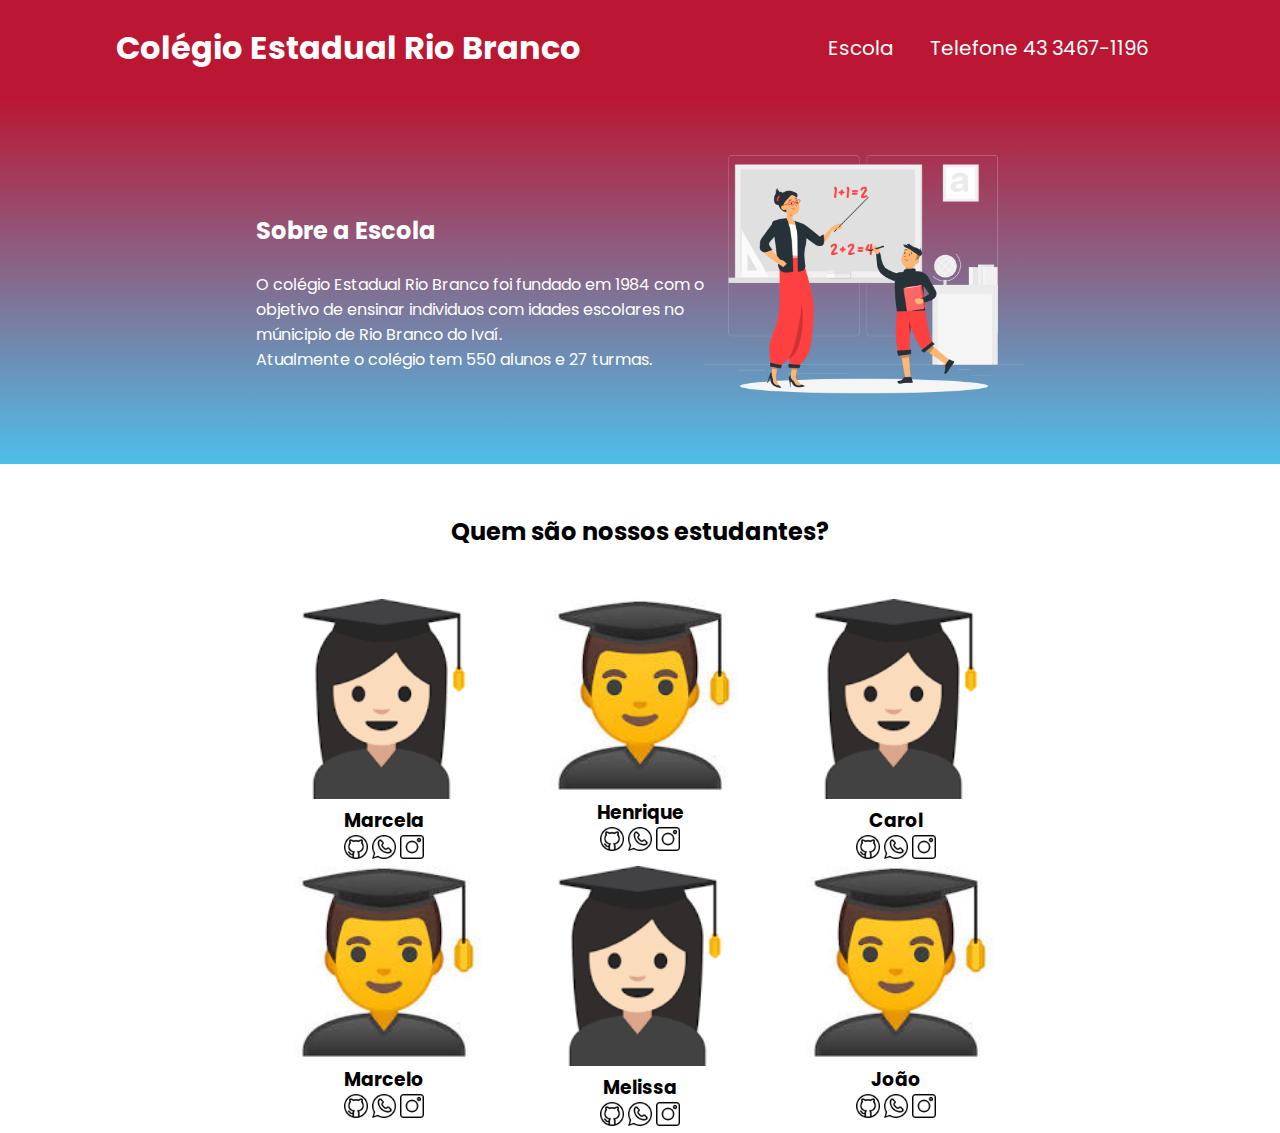
<file: index.html>
<!DOCTYPE html>
<html lang="en">
<head>
    <meta charset="UTF-8">
    <meta http-equiv="X-UA-Compatible" content="IE=edge">
    <meta name="viewport" content="width=device-width, initial-scale=1.0">
    <title>Document</title>
    <link rel="stylesheet" href="style.css">
    <link rel="stylesheet" href="style.css">
    <link rel="preconnect" href="https://fonts.googleapis.com">
    <link rel="preconnect" href="https://fonts.gstatic.com" crossorigin>
    <link href="https://fonts.googleapis.com/css2?family=Poppins&display=swap" rel="stylesheet">
</head>
<body>
    <header class="cabeçalho">
        <h1>Colégio Estadual Rio Branco</h1>
        <ul class="cabeçalho-lista">
           <li class="cabeçalho-lista-item">Escola</li>
           <li class="cabeçalho-lista-item">Telefone 43 3467-1196</li>
        </ul> 
    </header>
    <section class="escola">
        <div class="escola-div-conteudo">
        <h2 class="escola-titulo">Sobre a Escola</h2>
    <p class="escola-texto-um">O colégio Estadual Rio Branco foi fundado em 1984 com o objetivo de ensinar  individuos com idades escolares no múnicipio de Rio Branco do Ivaí.</p>
        <p class="escola-texto-dois">Atualmente o colégio tem 550 alunos e 27 turmas.</p>
    </div>
     <img class="escola-imagem"src="Teaching-rafiki.png" alt="alunos na escola.">
    </section>  
    <section class="estudante">
<h2 class="estudante-título"> Quem são nossos estudantes?</h2>
<div class="estudante-todos">
 <span></span>
<div class="estudante-div"> 
<img class="estudante-imagem" src="download.png" alt="foto do estudante">
<h3 class="estudante-nome">Marcela</h3>
<a href="https://github.com/isabellaph/site-criativo-alura"><img class="estudante-icone" src="github.png" alt="icone github"></a>
<img class="estudante-icone" src="whatsapp.png" alt="icone whatsapp">
<a href="https://instagram.com/@hassisabella"><img class="estudante-icone" src="instagram.png" alt="icone instagram"></a>
</div>
<div class="estudante-div"> 
<img class="estudante-imagem" src="download.jpeg" alt="foto do estudante">
<h3 class="estudante-nome">Henrique</h3>
<a href="https://github.com/isabellaph/site-criativo-alura"><img class="estudante-icone" src="github.png" alt="icone github"></a>
<img class="estudante-icone" src="whatsapp.png" alt="icone whatsapp">
<a href="https://instagram.com/@hassisabella"><img class="estudante-icone" src="instagram.png" alt="icone instagram"></a>
</div>
<div class="estudante-div"> 
    <img class="estudante-imagem" src="download.png" alt="foto do estudante">
    <h3 class="estudante-nome">Carol</h3>
    <a href="https://github.com/isabellaph/site-criativo-alura"> <img class="estudante-icone" src="github.png" alt="icone github"></a>
    <img class="estudante-icone" src="whatsapp.png" alt="icone whatsapp">
    <a href="https://instagram.com/@hassisabella"><img class="estudante-icone" src="instagram.png" alt="icone instagram"></a>
    </div>
   <span></span>
   <span></span>
    <div class="estudante-div"> 
        <img class="estudante-imagem" src="download.jpeg" alt="foto do estudante.">
        <h3 class="estudante-nome">Marcelo</h3>
        <a href="https://github.com/isabellaph/site-criativo-alura"><img class="estudante-icone" src="github.png" alt="icone github"></a>
        <img class="estudante-icone" src="whatsapp.png" alt="icone whatsapp">
        <a href="https://instagram.com/@hassisabella"><img class="estudante-icone" src="instagram.png" alt="icone instagram"></a>
        </div>
        <div class="estudante-div"> 
            <img class="estudante-imagem" src="download.png" alt="foto do estudante.">
            <h3 class="estudante-nome">Melissa</h3>
            <a href="https://github.com/isabellaph/site-criativo-alura"><img class="estudante-icone" src="github.png" alt="icone github"></a>
            <img class="estudante-icone" src="whatsapp.png" alt="icone whatsapp">
           <a href="https://instagram.com/@hassisabella"> <img class="estudante-icone" src="instagram.png" alt="icone instagram"></a>
            </div>
            <div class="estudante-div"> 
                <img class="estudante-imagem" src="download.jpeg" alt="foto do estudante.">
                <h3 class="estudante-nome">João</h3>
                <a href="https://github.com/isabellaph/site-criativo-alura"><img class="estudante-icone" src="github.png" alt="icone github"></a>
                <img class="estudante-icone" src="whatsapp.png" alt="icone whatsapp">
                <a href="https://instagram.com/@hassisabella"><img class="estudante-icone" src="instagram.png" alt="icone instagram"></a>
                </div>   
                </div>
    </section>
</body>

</html>
</file>
<file: style.css>
*{
 margin: 0;  
 padding: 0;
}

body{
    font-family: 'Poppins', sans-serif;
}
.cabeçalho{ 
    background-color: #bb1632;
    color: white;
    display: flex;
    justify-content: space-around;
    align-items: center;
    padding: 24px 0;
} 

.cabeçalho-imagem{
    width: 15%;
}

.cabeçalho-lista-item{
    display: inline-block;
    margin: 0 16px;
    font-size: 20px;
}

.escola-imagem{
   width: 25%;
}

.escola{ 
    background-image: linear-gradient(#bb1632, #4ebfe9);
    color: white;
    display: flex;
    justify-content: center;
    align-items: center;
    padding: 24px 0;
}

.escola-div-conteudo{
    width: 35%;
}
.escola-titulo{
    padding: 24px 0;
}
.estudante-imagem{
    width: 200px;
}

.estudante-icone{
    width: 24px;
}

.estudante-div{
    text-align: center;
}

.estudante-título{
text-align: center;
padding: 50px 0;
}

.estudante-todos{
    display: grid;
    grid-template-columns: 20% 20% 20% 20% 20%;
}
</file>
